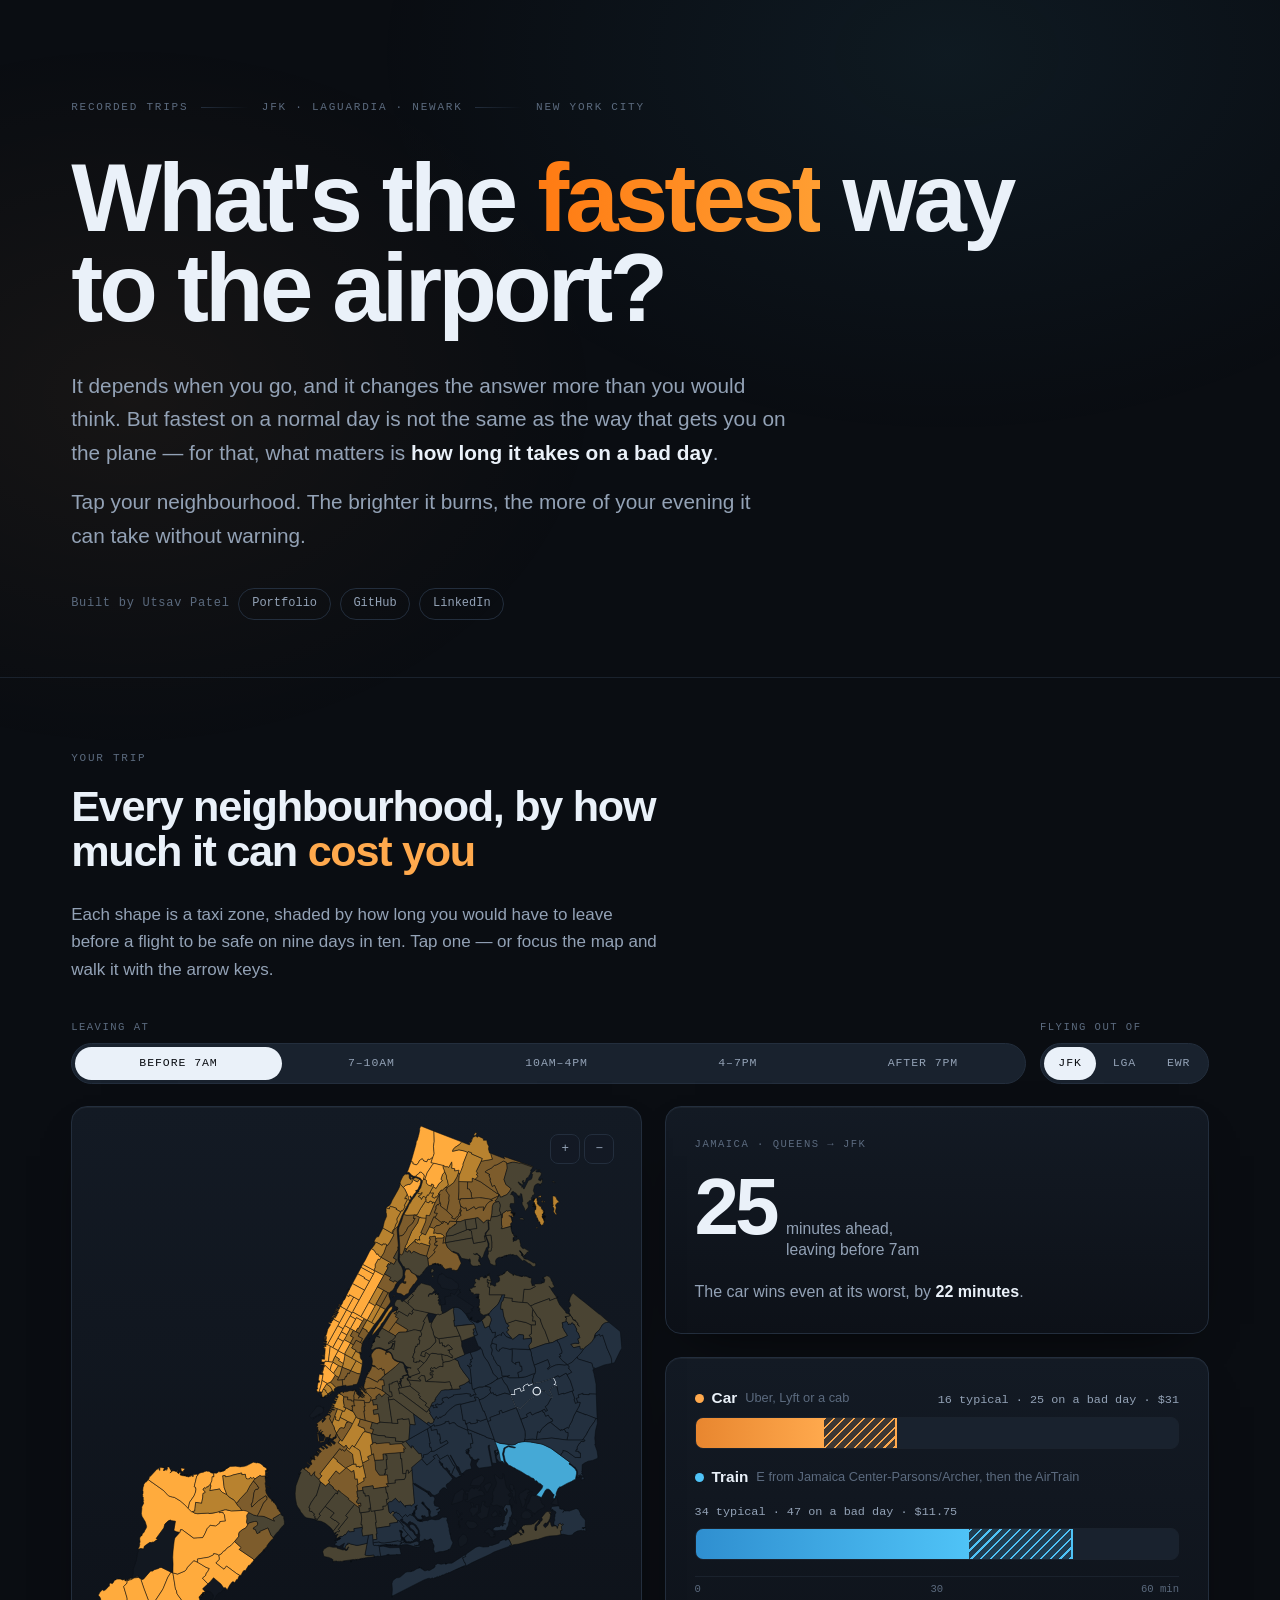
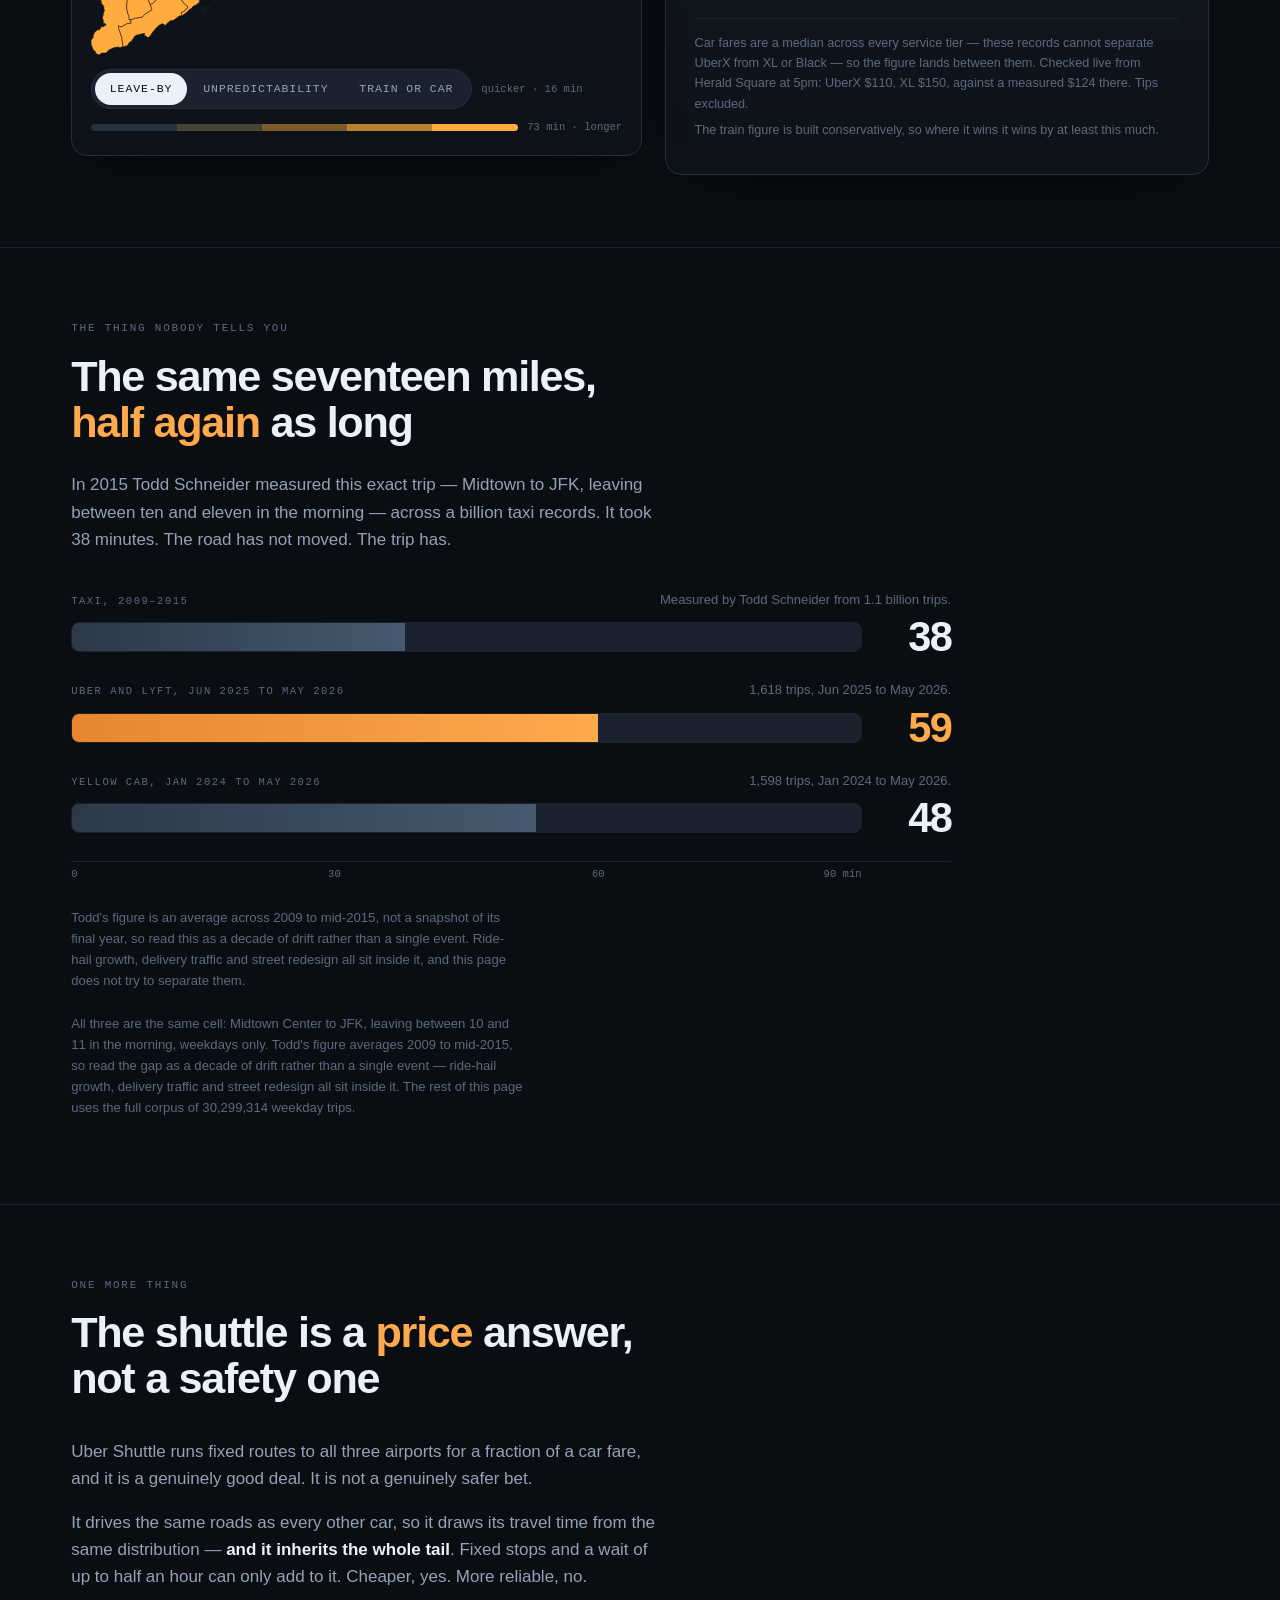
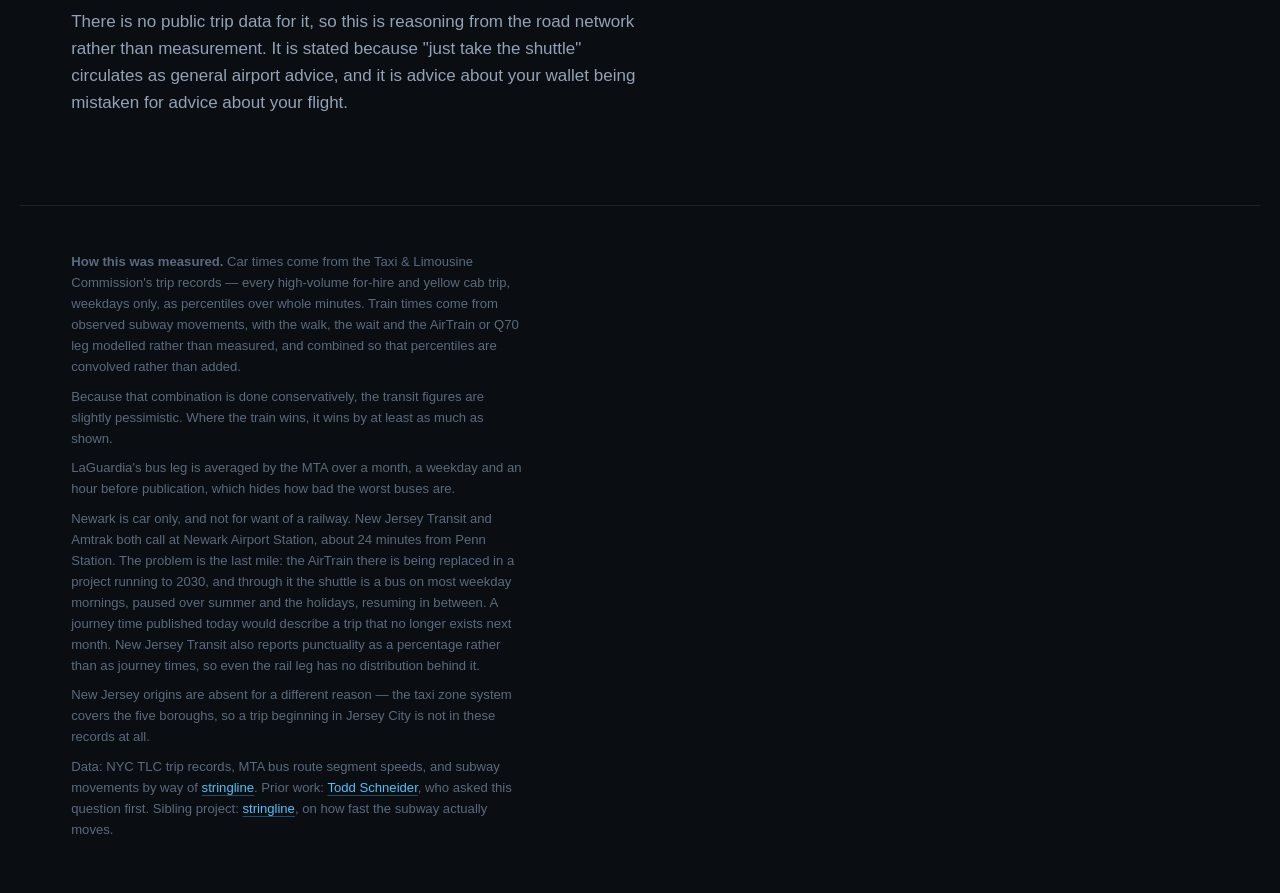
<file: site/index.html>
<!doctype html>
<html lang="en">
<head>
<meta charset="utf-8">
<meta name="viewport" content="width=device-width, initial-scale=1">
<title>When to leave for the airport</title>
<meta name="description" content="How long it really takes to reach JFK, LaGuardia and Newark from your neighbourhood — by car and by train — measured from millions of recorded trips, with the worst case shown rather than the average.">
<link rel="stylesheet" href="style.css">
</head>
<body>

<header class="masthead wrap">
  <p class="eyebrow rise">Recorded trips <span class="rule"></span> JFK · LaGuardia · Newark <span class="rule"></span> New York City</p>
  <h1 class="rise">What's the <em>fastest</em> way<br>to the airport?</h1>
  <div class="standfirst rise">
    <p>It depends when you go, and it changes the answer more than you would
    think. But fastest on a normal day is not the same as the way that gets you
    on the plane — for that, what matters is <strong>how long it takes on a bad
    day</strong>.</p>
    <p>Tap your neighbourhood. The brighter it burns, the more of your evening it
    can take without warning.</p>
  </div>
  <p class="byline rise">
    <span class="byline-label">Built by Utsav Patel</span>
    <a class="link-chip" href="https://portfolio-omega-jade-rduf7isksu.vercel.app/" target="_blank" rel="noopener">Portfolio</a>
    <a class="link-chip" href="https://github.com/utsavp257" target="_blank" rel="noopener">GitHub</a>
    <a class="link-chip" href="https://www.linkedin.com/in/utsav-patel-478664223/" target="_blank" rel="noopener">LinkedIn</a>
  </p>
</header>

<section class="band" aria-labelledby="map-heading">
  <div class="wrap">
    <div class="section-head rise">
      <span class="marker">Your trip</span>
      <h2 id="map-heading">Every neighbourhood, by how much it can <em>cost you</em></h2>
      <p>Each shape is a taxi zone, shaded by how long you would have to leave
      before a flight to be safe on nine days in ten. Tap one — or focus the map
      and walk it with the arrow keys.</p>
    </div>

    <div class="controls rise">
      <div>
        <span class="field-label">Leaving at</span>
        <div class="segmented segmented-wide" id="block" role="group" aria-label="Time of day"></div>
      </div>
      <div>
        <span class="field-label">Flying out of</span>
        <div class="segmented" id="airport" role="group" aria-label="Airport"></div>
      </div>
    </div>

    <div class="instrument">
      <!-- Order matters on a phone: the answer comes first, the map explains it,
           the detail follows. On a wide screen the grid puts them side by side. -->
      <div class="card answer answer-lead rise" id="answer-lead" aria-live="polite"></div>

      <div class="card map-card rise" id="map-card">
        <div class="map-shell">
          <div class="zoom" role="group" aria-label="Zoom">
            <button type="button" id="zoom-in" aria-label="Zoom in">+</button>
            <button type="button" id="zoom-out" aria-label="Zoom out">−</button>
            <button type="button" id="zoom-reset" aria-label="Reset zoom">Reset</button>
          </div>
          <svg class="map-svg" id="map" viewBox="0 0 1000 1000" tabindex="0"
               role="application" aria-describedby="map-help"
               aria-label="Map of New York City taxi zones, shaded by travel time to the airport"></svg>
          <p id="map-help" class="sr-only">Use the arrow keys to move between
          neighbourhoods. The selected neighbourhood and its times are announced
          below the map.</p>
          <div class="map-tip" id="tip" aria-hidden="true"></div>
        </div>
        <div class="map-legend">
          <!-- The shading toggle lives with the legend rather than up in the
               controls: it changes what the colours mean, so it belongs beside
               the colours. -->
          <div class="segmented segmented-small" id="shade" role="group" aria-label="Map shading"></div>
          <span id="legend-low">quicker</span>
          <span class="legend-ramp" id="legend-ramp" aria-hidden="true">
            <i style="background:var(--s1)"></i><i style="background:var(--s2)"></i><i style="background:var(--s3)"></i><i style="background:var(--s4)"></i><i style="background:var(--s5)"></i>
          </span>
          <span id="legend-high">longer</span>
        </div>
      </div>

      <div class="card answer answer-detail rise" id="answer-detail"></div>
    </div>
  </div>
</section>

<section class="band" aria-labelledby="then-now-heading">
  <div class="wrap">
    <div class="section-head rise">
      <span class="marker">The thing nobody tells you</span>
      <h2 id="then-now-heading">The same seventeen miles, <em>half again</em> as long</h2>
      <p>In 2015 Todd Schneider measured this exact trip — Midtown to JFK, leaving
      between ten and eleven in the morning — across a billion taxi records. It
      took 38 minutes. The road has not moved. The trip has.</p>
    </div>

    <div class="then-now rise" id="then-now">
      <!-- Rows are filled from data/todd.json, so the comparison is measured
           rather than asserted. Values here are a readable fallback only. -->
      <div class="tn-row" data-era="todd">
        <div class="tn-head">
          <span class="tn-when">Taxi, 2009–2015</span>
          <span class="tn-note">Measured by Todd Schneider from 1.1 billion trips.</span>
        </div>
        <div class="tn-plot">
          <div class="tn-track"><div class="tn-fill tn-fill-past" data-width="42.2"></div></div>
          <span class="tn-value" data-count="38">38</span>
        </div>
      </div>
      <div class="tn-row tn-row-now" data-era="fhvhv">
        <div class="tn-head">
          <span class="tn-when">Uber and Lyft</span>
          <span class="tn-note"></span>
        </div>
        <div class="tn-plot">
          <div class="tn-track"><div class="tn-fill tn-fill-now" data-width="0"></div></div>
          <span class="tn-value" data-count="0">—</span>
        </div>
      </div>
      <div class="tn-row" data-era="yellow">
        <div class="tn-head">
          <span class="tn-when">Yellow cab</span>
          <span class="tn-note"></span>
        </div>
        <div class="tn-plot">
          <div class="tn-track"><div class="tn-fill tn-fill-past" data-width="0"></div></div>
          <span class="tn-value" data-count="0">—</span>
        </div>
      </div>
      <div class="tn-axis"><div class="tn-axis-inner">
        <span class="axis-tick axis-first" style="left:0%">0</span>
        <span class="axis-tick" style="left:33.3%">30</span>
        <span class="axis-tick" style="left:66.7%">60</span>
        <span class="axis-tick axis-last" style="left:100%">90 min</span>
      </div></div>
    </div>

    <p class="footnote rise">Todd's figure is an average across 2009 to mid-2015,
    not a snapshot of its final year, so read this as a decade of drift rather
    than a single event. Ride-hail growth, delivery traffic and street redesign
    all sit inside it, and this page does not try to separate them.</p>

    <p class="footnote rise" id="todd-note"></p>
  </div>
</section>

<section class="band" aria-labelledby="shuttle-heading">
  <div class="wrap">
    <div class="section-head rise">
      <span class="marker">One more thing</span>
      <h2 id="shuttle-heading">The shuttle is a <em>price</em> answer, not a safety one</h2>
    </div>
    <div class="prose rise">
      <p>Uber Shuttle runs fixed routes to all three airports for a fraction of a
      car fare, and it is a genuinely good deal. It is not a genuinely safer bet.</p>
      <p>It drives the same roads as every other car, so it draws its travel time
      from the same distribution — <strong>and it inherits the whole tail</strong>.
      Fixed stops and a wait of up to half an hour can only add to it. Cheaper,
      yes. More reliable, no.</p>
      <p>There is no public trip data for it, so this is reasoning from the road
      network rather than measurement. It is stated because "just take the
      shuttle" circulates as general airport advice, and it is advice about your
      wallet being mistaken for advice about your flight.</p>
    </div>
  </div>
</section>

<footer class="colophon wrap">
  <p><strong>How this was measured.</strong> Car times come from the Taxi &amp;
  Limousine Commission's trip records — every high-volume for-hire and yellow cab
  trip, weekdays only, as percentiles over whole minutes. Train times come from
  observed subway movements, with the walk, the wait and the AirTrain or Q70 leg
  modelled rather than measured, and combined so that percentiles are convolved
  rather than added.</p>
  <p>Because that combination is done conservatively, the transit figures are
  slightly pessimistic. Where the train wins, it wins by at least as much as shown.</p>
  <p>LaGuardia's bus leg is averaged by the MTA over a month, a weekday and an
  hour before publication, which hides how bad the worst buses are.</p>
  <p>Newark is car only, and not for want of a railway. New Jersey Transit and
  Amtrak both call at Newark Airport Station, about 24 minutes from Penn Station.
  The problem is the last mile: the AirTrain there is being replaced in a project
  running to 2030, and through it the shuttle is a bus on most weekday mornings,
  paused over summer and the holidays, resuming in between. A journey time
  published today would describe a trip that no longer exists next month. New
  Jersey Transit also reports punctuality as a percentage rather than as journey
  times, so even the rail leg has no distribution behind it.</p>
  <p>New Jersey origins are absent for a different reason — the taxi zone system
  covers the five boroughs, so a trip beginning in Jersey City is not in these
  records at all.</p>
  <p>Data: NYC TLC trip records, MTA bus route segment speeds, and subway
  movements by way of <a href="https://github.com/utsavp257/stringline">stringline</a>.
  Prior work: <a href="https://toddwschneider.com/posts/analyzing-1-1-billion-nyc-taxi-and-uber-trips-with-a-vengeance/">Todd Schneider</a>,
  who asked this question first. Sibling project:
  <a href="https://utsavp257.github.io/stringline/">stringline</a>, on how fast
  the subway actually moves.</p>
</footer>

<script src="app.js"></script>
</body>
</html>
</file>
<file: site/style.css>
/* Leave-by — an instrument for one decision.
 *
 * Dark ground because this is a map display, and a map reads better luminous on
 * dark than printed on light. The city is the brightest thing on the page and
 * everything else steps back behind it.
 *
 * Two mode colours chosen so they never compete: amber for the car, cyan for the
 * train. The choropleth ramp is built out of the amber, because what it shades
 * is a property of driving.
 *
 * Type is the system face — SF Pro where it exists — set tight at display sizes,
 * open at reading sizes, with mono reserved for anything measured.
 */

:root {
  --ground:     #0a0d12;
  --ground-2:   #0d1118;
  --panel:      #131a24;
  --panel-2:    #19222e;
  --edge:       #232e3d;
  --edge-soft:  #1a222d;

  --ink:        #eaf1f9;
  --ink-2:      #93a2b6;
  --ink-3:      #5b6a7e;

  --car:          #ffa94d;
  --car-soft:     rgba(255, 169, 77, 0.16);
  --transit:      #4fc3f7;
  --transit-soft: rgba(79, 195, 247, 0.16);

  /* Buffer, cold to hot: a luminance ramp out of the car's amber. */
  --s0: #161c25;
  --s1: #23303f;
  --s2: #4a4433;
  --s3: #7d5c2c;
  --s4: #b8822f;
  --s5: #ffab3d;

  --display: -apple-system, BlinkMacSystemFont, "Helvetica Neue", Helvetica, Arial, sans-serif;
  --mono: ui-monospace, "SF Mono", SFMono-Regular, Menlo, Consolas, monospace;

  --measure: 62ch;
  --gutter: clamp(1.15rem, 4vw, 3.5rem);
  --radius: 16px;

  /* A settle, not a bounce. Overshoots by a hair and stops. */
  --spring: cubic-bezier(0.16, 1, 0.3, 1);
}

*, *::before, *::after { box-sizing: border-box; }
html { -webkit-text-size-adjust: 100%; scroll-behavior: smooth; }

body {
  margin: 0;
  background: var(--ground);
  color: var(--ink);
  font-family: var(--display);
  font-size: clamp(1rem, 0.96rem + 0.2vw, 1.0625rem);
  line-height: 1.6;
  -webkit-font-smoothing: antialiased;
  overflow-x: hidden;
}

/* Ambient light behind the city: two soft pools, no image, no request. */
body::before {
  content: "";
  position: fixed; inset: 0; z-index: -1; pointer-events: none;
  background:
    radial-gradient(60rem 40rem at 74% 6%, rgba(79, 195, 247, 0.07), transparent 60%),
    radial-gradient(48rem 36rem at 10% 44%, rgba(255, 169, 77, 0.055), transparent 62%);
}

.sr-only {
  position: absolute; width: 1px; height: 1px;
  padding: 0; margin: -1px; overflow: hidden;
  clip: rect(0 0 0 0); white-space: nowrap; border: 0;
}

a { color: var(--transit); text-decoration-color: rgba(79,195,247,0.35); text-underline-offset: 0.2em; }
a:hover { color: var(--ink); }
:focus-visible { outline: 2px solid var(--transit); outline-offset: 3px; border-radius: 4px; }

.wrap { max-width: 1240px; margin: 0 auto; padding-inline: var(--gutter); }

/* ── entrance ─────────────────────────────────────────────── */

.rise { opacity: 0; transform: translateY(14px); }
.rise.in { opacity: 1; transform: none; transition: opacity 0.7s var(--spring), transform 0.7s var(--spring); }

@media (prefers-reduced-motion: reduce) {
  html { scroll-behavior: auto; }
  .rise, .rise.in { opacity: 1; transform: none; transition: none; }
  *, *::before, *::after {
    animation-duration: 0.001ms !important;
    transition-duration: 0.001ms !important;
  }
}

/* ── masthead ─────────────────────────────────────────────── */

.masthead { padding-block: clamp(3rem, 11vh, 7.5rem) clamp(2rem, 5vh, 3.5rem); }

.eyebrow {
  margin: 0 0 clamp(1.5rem, 4vh, 2.5rem);
  font-family: var(--mono);
  font-size: 0.6875rem; letter-spacing: 0.16em; text-transform: uppercase;
  color: var(--ink-3);
  display: flex; align-items: center; gap: 0.8rem; flex-wrap: wrap;
}
.eyebrow .rule { flex: 0 0 3rem; height: 1px; background: linear-gradient(90deg, var(--edge), transparent); }

h1 {
  margin: 0;
  font-size: clamp(2.6rem, 8vw, 6rem);
  line-height: 0.94; letter-spacing: -0.04em; font-weight: 700;
}
h1 em {
  /* Saturated rather than bright. The earlier gradient ran up to a pale
     #ffd08a, which next to white type read as washed out rather than accented.
     This stays deep across its whole width. */
  font-style: normal;
  background: linear-gradient(96deg, #ff7a12, #ff9f33);
  -webkit-background-clip: text; background-clip: text; color: transparent;
}

.standfirst {
  margin-top: clamp(1.5rem, 4vh, 2.25rem);
  max-width: var(--measure); color: var(--ink-2);
  font-size: clamp(1.05rem, 1rem + 0.4vw, 1.3rem);
}
.standfirst p { margin: 0 0 0.8em; }
.standfirst strong { color: var(--ink); font-weight: 600; }

.byline {
  margin-top: clamp(1.75rem, 4vh, 2.5rem);
  display: flex; align-items: center; gap: 0.55rem; flex-wrap: wrap;
  font-family: var(--mono); font-size: 0.75rem;
}
.byline-label { color: var(--ink-3); letter-spacing: 0.06em; }
.link-chip {
  border: 1px solid var(--edge); border-radius: 999px;
  padding: 0.34rem 0.8rem; text-decoration: none; color: var(--ink-2);
  transition: border-color 0.25s var(--spring), color 0.25s var(--spring), transform 0.25s var(--spring);
}
.link-chip:hover { border-color: var(--transit); color: var(--ink); transform: translateY(-1px); }

/* ── sections ─────────────────────────────────────────────── */

.band { padding-block: clamp(3rem, 8vh, 5.5rem); border-top: 1px solid var(--edge-soft); }

.section-head { max-width: var(--measure); margin-bottom: clamp(1.75rem, 4vh, 2.5rem); }
.section-head h2 {
  margin: 0 0 0.6em;
  font-size: clamp(1.7rem, 4vw, 2.7rem);
  line-height: 1.06; letter-spacing: -0.03em; font-weight: 700;
}
.section-head h2 em { font-style: normal; color: var(--car); }
.section-head p { margin: 0 0 0.7em; color: var(--ink-2); }

.marker {
  font-family: var(--mono); font-size: 0.6875rem; letter-spacing: 0.16em;
  text-transform: uppercase; color: var(--ink-3); display: block; margin-bottom: 1rem;
}

/* ── the instrument ───────────────────────────────────────── */

.instrument { display: grid; gap: clamp(1rem, 2vw, 1.4rem); grid-template-columns: 1fr; }

@media (min-width: 940px) {
  /* Wide: map on the left, the answer beside it in two stacked cards. */
  .instrument {
    grid-template-columns: minmax(0, 1.05fr) minmax(0, 1fr);
    grid-template-areas: "map lead" "map detail";
    grid-template-rows: auto 1fr;
    align-items: start;
  }
  .map-card { grid-area: map; }
  .answer-lead { grid-area: lead; }
  .answer-detail { grid-area: detail; }
}

@media (max-width: 939px) {
  /* Narrow: the number has to be on screen when the time buttons are tapped,
     so it sits above the map rather than under it. The map is capped so the
     detail below stays within a short scroll. */
  .map-svg { max-height: 54vh; }
  .answer-lead { gap: 0.7rem; }
}

.card {
  background: linear-gradient(180deg, var(--panel), var(--ground-2));
  border: 1px solid var(--edge);
  border-radius: var(--radius);
  box-shadow: inset 0 1px 0 rgba(255,255,255,0.045), 0 20px 50px -30px rgba(0,0,0,0.9);
}

.map-card { padding: clamp(0.9rem, 1.6vw, 1.2rem); position: relative; }
.map-shell { position: relative; }
.map-svg { display: block; width: 100%; height: auto; }

.zone {
  fill: var(--s0);
  stroke: rgba(10, 13, 18, 0.85);
  stroke-width: 1.1; stroke-linejoin: round;
  transition: fill 0.4s var(--spring), opacity 0.4s var(--spring);
}
.zone-live { cursor: pointer; }
.zone-live:hover { fill: var(--ink); }
.zone-dead { opacity: 0.5; }
.zone-airport { fill: var(--transit); opacity: 0.85; }
.zone-selected { stroke: var(--ink); stroke-width: 2.6; paint-order: stroke; }

/* Where you are. The zone outline alone is too fine to find at this scale.
   Named `pin`, not `marker`: that class already belongs to the section
   eyebrows, and reusing it hid every one of them behind opacity zero. */
.pin { opacity: 0; pointer-events: none; transition: opacity 0.35s var(--spring); }
.pin.on { opacity: 1; }
.pin circle { fill: none; }
.pin-halo { fill: var(--ink); opacity: 0.1; }
.pin-ring { stroke: var(--ink); stroke-width: 2.2; }
.pin-core { fill: var(--ink); }

.map-legend {
  display: flex; align-items: center; gap: 0.6rem; flex-wrap: wrap;
  margin-top: 0.85rem; font-family: var(--mono); font-size: 0.66rem; color: var(--ink-3);
}
.segmented-small { padding: 2px; }
.segmented-small button { font-size: 0.62rem; padding: 0.3rem 0.6rem; letter-spacing: 0.05em; }
@media (max-width: 560px) { .map-legend { row-gap: 0.5rem; } .segmented-small { order: -1; width: 100%; } }

/* Categorical legend: three swatches instead of a gradient. */
.key { display: inline-flex; align-items: center; gap: 0.35rem; margin-right: 0.7rem; }
.key i { width: 9px; height: 9px; border-radius: 2px; display: inline-block; }
#legend-low { display: flex; flex-wrap: wrap; align-items: center; }

.legend-ramp { display: flex; height: 7px; flex: 1 1 120px; min-width: 100px; border-radius: 999px; overflow: hidden; }
.legend-ramp i { flex: 1; }

/* Zoom controls. Quiet until wanted: the reset only appears once the frame has
   actually moved, so an untouched map carries two small buttons and no clutter. */
.zoom {
  position: absolute; top: 8px; right: 8px; z-index: 3;
  display: flex; gap: 4px; align-items: center;
}
.zoom button {
  font: inherit; font-family: var(--mono); font-size: 0.78rem; line-height: 1;
  min-width: 30px; height: 30px; padding: 0 0.5rem;
  color: var(--ink-2); cursor: pointer;
  background: rgba(19, 26, 36, 0.82);
  backdrop-filter: blur(12px); -webkit-backdrop-filter: blur(12px);
  border: 1px solid var(--edge); border-radius: 8px;
  transition: color 0.2s var(--spring), border-color 0.2s var(--spring);
}
.zoom button:hover { color: var(--ink); border-color: var(--transit); }
#zoom-reset { display: none; font-size: 0.68rem; letter-spacing: 0.06em; text-transform: uppercase; }
.map-card.is-zoomed #zoom-reset { display: block; }

/* `pan-y`, not `none`. The map fills most of a phone screen, and taking every
   touch gesture would mean a finger landing on it could not scroll the page —
   the reader would be stuck at the map with no way past it. Vertical drags stay
   with the browser so the page still scrolls; pinch and horizontal drags reach
   the map. The zoom buttons cover what that gives up. */
.map-svg { touch-action: pan-y; cursor: grab; }
.map-svg:active { cursor: grabbing; }

.map-tip {
  position: absolute; pointer-events: none; z-index: 4; left: 0; top: 0;
  background: rgba(19, 26, 36, 0.92);
  backdrop-filter: blur(14px); -webkit-backdrop-filter: blur(14px);
  border: 1px solid var(--edge); border-radius: 10px;
  padding: 0.45rem 0.65rem; font-size: 0.8rem; line-height: 1.3;
  box-shadow: 0 12px 30px -12px rgba(0,0,0,0.9);
  opacity: 0; transform: translate(-50%, -118%) scale(0.97);
  transition: opacity 0.18s var(--spring), transform 0.18s var(--spring);
  white-space: nowrap;
}
.map-tip.on { opacity: 1; transform: translate(-50%, -128%) scale(1); }
.map-tip b { display: block; font-weight: 600; }
.map-tip span { font-family: var(--mono); font-size: 0.71rem; color: var(--ink-2); }

/* ── controls ─────────────────────────────────────────────── */

.controls { display: grid; gap: 0.85rem; margin-bottom: clamp(1rem, 2vw, 1.4rem); }
@media (min-width: 760px) { .controls { grid-template-columns: 1fr auto; align-items: end; } }

.field-label {
  display: block; font-family: var(--mono); font-size: 0.66rem;
  letter-spacing: 0.14em; text-transform: uppercase; color: var(--ink-3);
  margin-bottom: 0.45rem;
}

.search {
  width: 100%; font: inherit; font-size: 0.98rem; color: var(--ink);
  background: var(--panel-2); border: 1px solid var(--edge);
  border-radius: 10px; padding: 0.62rem 0.8rem;
  transition: border-color 0.25s var(--spring), background 0.25s var(--spring);
}
.search::placeholder { color: var(--ink-3); }
.search:focus { border-color: var(--transit); background: var(--panel); outline: none; }

.segmented {
  display: inline-flex; padding: 3px; gap: 2px;
  background: var(--panel-2); border: 1px solid var(--edge); border-radius: 999px;
}
.segmented button {
  font: inherit; font-family: var(--mono); font-size: 0.72rem;
  letter-spacing: 0.08em; text-transform: uppercase;
  background: none; border: 0; border-radius: 999px;
  padding: 0.45rem 0.9rem; color: var(--ink-2); cursor: pointer;
  transition: color 0.25s var(--spring), background 0.3s var(--spring);
}
.segmented button[aria-pressed="true"] { background: var(--ink); color: var(--ground); }
.segmented button:hover:not([aria-pressed="true"]) { color: var(--ink); }
.segmented-wide { display: flex; width: 100%; }
.segmented-wide button { flex: 1 1 auto; padding-inline: 0.5rem; }

@media (max-width: 560px) {
  /* Five ranges across a phone. Any larger and they wrap to two lines each,
     which turns a row of buttons into a paragraph. */
  .segmented-wide button {
    font-size: 0.6rem; padding-inline: 0.3rem; letter-spacing: 0.02em;
  }
  .segmented button { padding-block: 0.5rem; }
  .map-card { padding: 0.5rem; }
}

/* ── the answer ───────────────────────────────────────────── */

.answer { padding: clamp(1.2rem, 2.3vw, 1.8rem); display: flex; flex-direction: column; gap: 1.15rem; }
.answer-place { font-family: var(--mono); font-size: 0.66rem; letter-spacing: 0.14em; text-transform: uppercase; color: var(--ink-3); }

.leave-by { display: flex; align-items: baseline; gap: 0.65rem; flex-wrap: wrap; }
.leave-by-value {
  font-size: clamp(3.2rem, 8.5vw, 5rem); line-height: 0.9;
  letter-spacing: -0.05em; font-weight: 700; font-variant-numeric: tabular-nums;
}
.leave-by-unit { color: var(--ink-2); font-size: 0.98rem; max-width: 17ch; line-height: 1.35; }

.verdict { margin: 0; color: var(--ink-2); font-size: 1rem; }
.verdict strong { color: var(--ink); font-weight: 600; }

.bars { display: grid; gap: 1rem; }
.bar-row { display: grid; gap: 0.4rem; }
.bar-head { display: flex; justify-content: space-between; align-items: baseline; gap: 0.8rem; flex-wrap: wrap; }
.bar-mode { font-weight: 600; font-size: 0.96rem; display: flex; align-items: center; gap: 0.5rem; }
.bar-dot { width: 9px; height: 9px; border-radius: 50%; flex: 0 0 auto; }
.bar-car .bar-dot { background: var(--car); }
.bar-transit .bar-dot { background: var(--transit); }
.bar-mode span { font-weight: 400; color: var(--ink-3); font-size: 0.8rem; }
.bar-figure { font-family: var(--mono); font-size: 0.74rem; color: var(--ink-2); font-variant-numeric: tabular-nums; }

.track {
  position: relative; height: 32px; border-radius: 8px;
  background: var(--panel-2); border: 1px solid var(--edge-soft); overflow: hidden;
}
.solid { position: absolute; inset-block: 0; left: 0; }
.tail {
  position: absolute; inset-block: 0;
  background-image: repeating-linear-gradient(-45deg, currentColor 0 1.5px, transparent 1.5px 7px);
  border-right: 2px solid currentColor;
}
.bar-car .solid { background: linear-gradient(90deg, #e8862f, var(--car)); }
.bar-car .tail { color: var(--car); background-color: var(--car-soft); }
.bar-transit .solid { background: linear-gradient(90deg, #2f8fd0, var(--transit)); }
.bar-transit .tail { color: var(--transit); background-color: var(--transit-soft); }
.solid, .tail { transition: width 0.55s var(--spring), left 0.55s var(--spring); }

.bar-empty {
  height: 32px; border: 1px dashed var(--edge); border-radius: 8px;
  display: flex; align-items: center; padding-inline: 0.8rem;
  font-family: var(--mono); font-size: 0.72rem; color: var(--ink-3);
}

.axis { position: relative; height: 1.5rem; border-top: 1px solid var(--edge-soft); }
.axis-tick {
  position: absolute; top: 0.28rem;
  font-family: var(--mono); font-size: 0.66rem; color: var(--ink-3);
  transform: translateX(-50%); white-space: nowrap;
}
.axis-first { transform: none; }
.axis-last { transform: translateX(-100%); }

.evidence { font-size: 0.79rem; color: var(--ink-3); border-top: 1px solid var(--edge-soft); padding-top: 0.85rem; }
.evidence p { margin: 0 0 0.45em; }
.flag {
  color: var(--car); font-family: var(--mono); font-size: 0.65rem;
  letter-spacing: 0.1em; text-transform: uppercase; margin-right: 0.3rem;
}

/* ── then and now ─────────────────────────────────────────── */

.then-now { max-width: 880px; }
.tn-row { margin-bottom: 1.35rem; }
.tn-head { display: flex; align-items: baseline; justify-content: space-between; gap: 1rem; flex-wrap: wrap; margin-bottom: 0.4rem; }
.tn-when { font-family: var(--mono); font-size: 0.66rem; letter-spacing: 0.14em; text-transform: uppercase; color: var(--ink-3); }
.tn-note { font-size: 0.82rem; color: var(--ink-3); }
.tn-plot { display: flex; align-items: center; gap: 1rem; }
.tn-track { position: relative; flex: 1 1 auto; height: 30px; border-radius: 8px; background: var(--panel-2); border: 1px solid var(--edge-soft); overflow: hidden; }
.tn-fill { position: absolute; inset-block: 0; left: 0; width: 0; transition: width 0.9s var(--spring); }
.tn-fill-past { background: linear-gradient(90deg, #2b3949, #46596e); }
.tn-fill-now { background: linear-gradient(90deg, #e8862f, var(--car)); }
.tn-value {
  flex: 0 0 4.6rem; text-align: right;
  font-size: clamp(1.8rem, 4vw, 2.6rem); line-height: 1;
  letter-spacing: -0.04em; font-weight: 700; font-variant-numeric: tabular-nums;
}
.tn-row-now .tn-value { color: var(--car); }
.tn-axis { position: relative; height: 1.5rem; border-top: 1px solid var(--edge-soft); }
.tn-axis-inner { position: relative; height: 100%; margin-right: calc(4.6rem + 1rem); }

/* ── prose ────────────────────────────────────────────────── */

.prose { max-width: var(--measure); }
.prose p { margin: 0 0 1em; color: var(--ink-2); }
.prose strong { color: var(--ink); font-weight: 600; }
.footnote { max-width: var(--measure); font-size: 0.82rem; color: var(--ink-3); margin-top: 1.4rem; }

.colophon { border-top: 1px solid var(--edge-soft); padding-block: clamp(2rem, 5vh, 3.5rem); font-size: 0.82rem; color: var(--ink-3); }
.colophon p { margin: 0 0 0.65em; max-width: var(--measure); }
</file>
